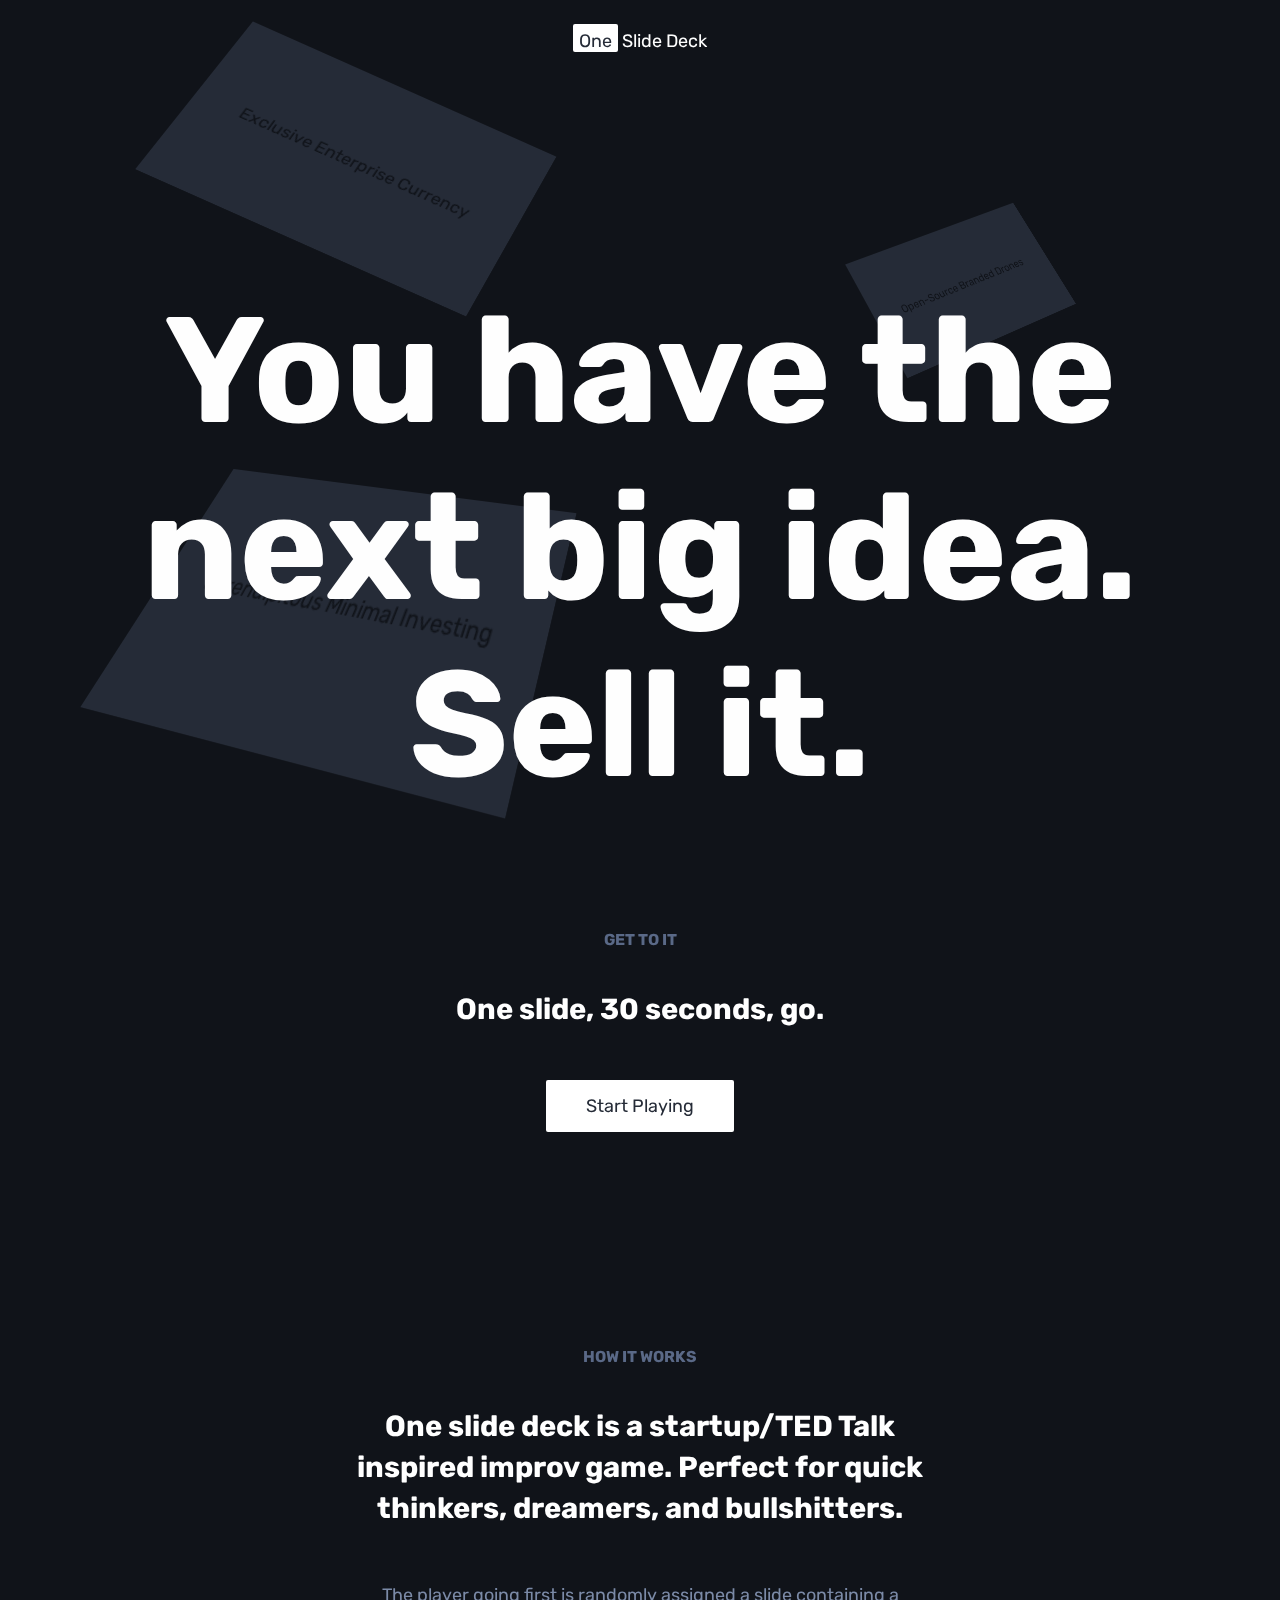
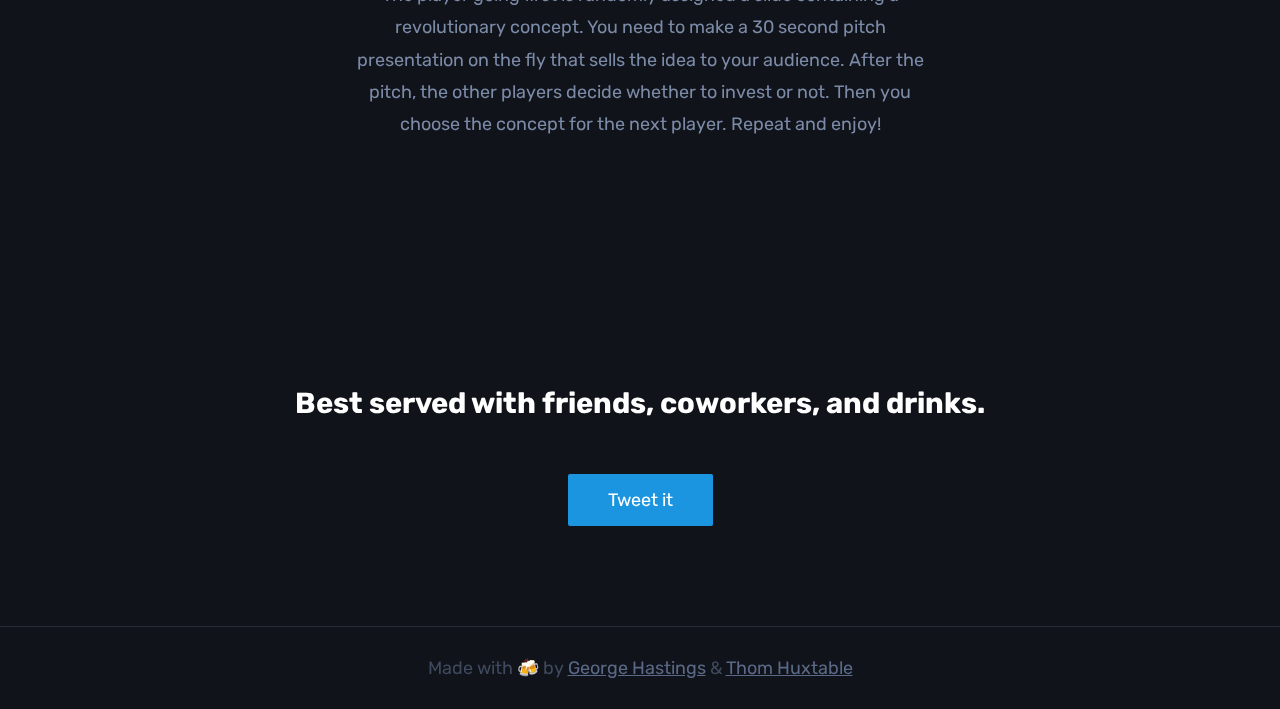
<file: index.html>
<!DOCTYPE html>
<html lang="en">
	<head>
		<meta charset="utf-8">
		<title>One Slide Deck</title>
		<link href="https://fonts.googleapis.com/css?family=Rubik" rel="stylesheet">
		<link rel="stylesheet" href="css/main.css" media="screen">
		<meta name="viewport" content="width=device-width, initial-scale=1, user-scalable=no">
		<meta name="apple-mobile-web-app-capable" content="yes" />
	</head>
	<body>
		<div id="wrapper">
			<div class="header">
				<div class="logo"><span>One</span> Slide Deck</div>
			</div>
			<section class="intro">
				<h1>You have the next big idea. Sell it.</h1>
				<h3>Get to it</h3>
				<h2>One slide, 30 seconds, go.</h2>
				<a href="play.html" class="btn btn-white">Start Playing</a>
			</section>
			<section class="about">
				<h3>How it works</h3>
					<h2>One slide deck is a startup/TED Talk inspired improv game. Perfect for quick thinkers, dreamers, and bullshitters.</h2>
					<p>The player going first is randomly assigned a slide containing a revolutionary concept. You need to make a 30 second pitch presentation on the fly that sells the idea to your audience. After the pitch, the other players decide whether to invest or not. Then you choose the concept for the next player. Repeat and enjoy!</p>
			</section>
			<section class="share">
				<h2>Best served with friends, coworkers, and drinks.</h2>
				<a href="https://twitter.com/intent/tweet?text=http://www.oneslidedeck.com" class="btn btn-blue">Tweet it</a>
			</section>
			<section class="footer">Made with 🍻 by <a href="http://www.georgehastings.com">George Hastings</a> & <a href="http://www.thomhuxtable.com">Thom Huxtable</a></section>
		</div>
		<div class="cards">
			<div id="layer1"><span>Exclusive Enterprise Currency</span></div>
			<div id="layer2"><span>Open-Source Branded Drones</span></div>
			<div id="layer3"><span>Serendipitous Minimal Investing</span></div>
		</div>
		<script type="text/javascript" src="js/min/magnetic-min.js"></script>
		<script type="text/javascript">
			Magnetic.init(
				{id: 'layer1', speed: 2.5},
				{id: 'layer2', speed: 1.5},
				{id: 'layer3', speed: 4.5}
				);
		</script>
	</body>
</html>
</file>
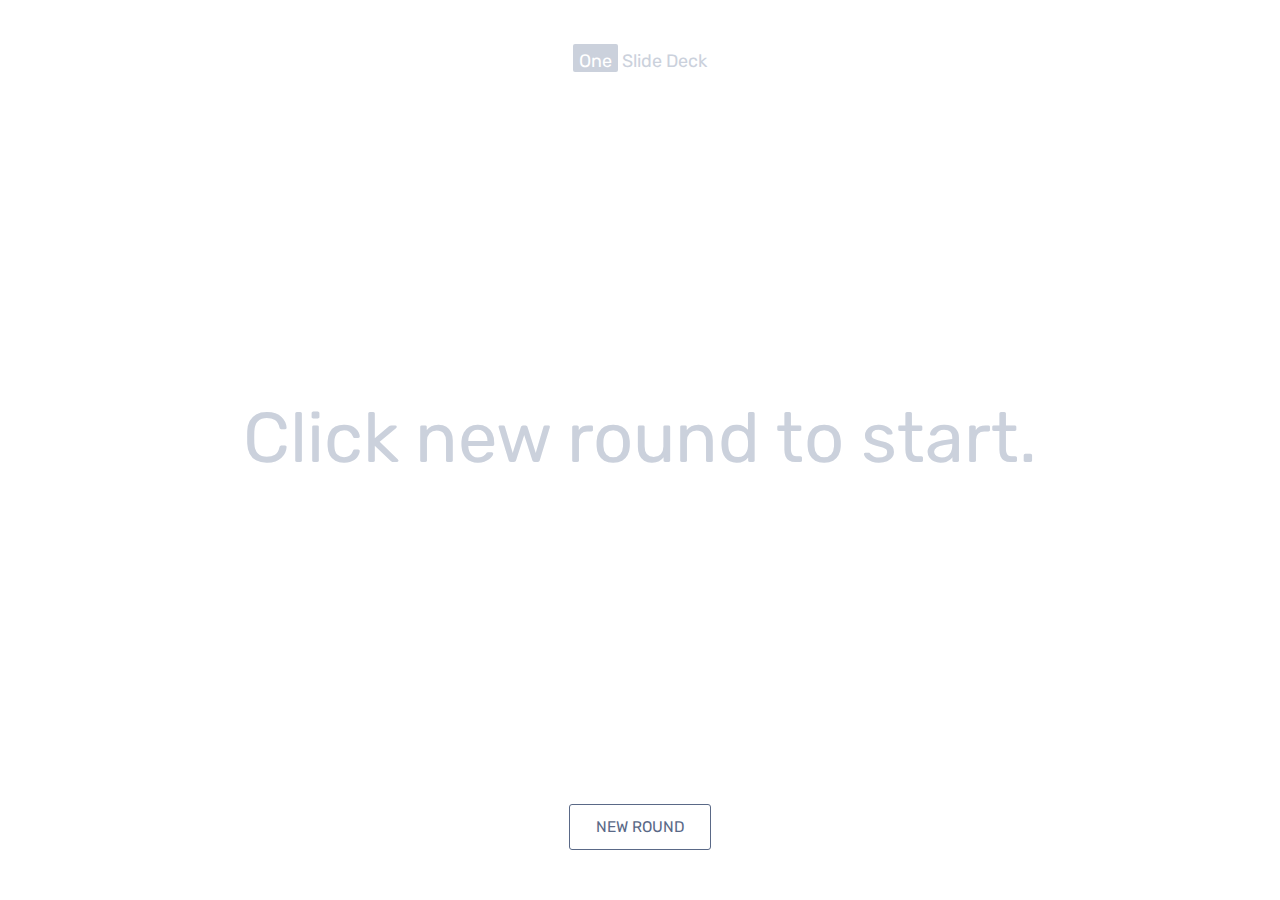
<file: play.html>
<!DOCTYPE html>
<html lang="en" style="overflow: hidden; height:100%;">
	<head>
		<meta charset="utf-8">
		<title>One Slide Deck</title>
		<link href="https://fonts.googleapis.com/css?family=Rubik" rel="stylesheet">
		<link rel="stylesheet" href="css/main.css" media="screen">
		<meta name="viewport" content="width=device-width, initial-scale=1, user-scalable=no">
		<meta name="apple-mobile-web-app-capable" content="yes" />
	</head>
	<body style="overflow: hidden; height:100%;">
		<div id="wrapper" class="round-card lights-on">
			<div class="logo"><a href="index.html"><span>One</span> Slide Deck</a></div>
			<div class="concept" osd-output>Click new round to start.</div>
			<div osd-trigger class="button">New Round</div>
		</div>
		<div class="circle-graph" id="circle">
			<svg viewBox="77 24.7 146 150.7"><path id="motionPath" fill="none" stroke-width="1" stroke="#3F4A5F" stroke-miterlimit="20" stroke-offset="20" d="
        M 150, 100
        m -75, 0
        a 75,75 0 1,0 150,0
        a 75,75 0 1,0 -150,0
        "/></svg>
		</div>
		<div class="rotate-block">
			<div class="rotate-phone"></div>
		</div>
		<script type="text/javascript" src="js/app.js"></script>
	</body>
</html>
</file>
<file: css/main.css>
* {
  box-sizing: border-box; }

html,
body {
  margin: 0;
  width: 100%;
  background-color: #101319;
  -webkit-font-smoothing: antialiased; }

body {
  font: 18px 'Rubik', sans-serif;
  color: #fefefe;
  text-align: center; }
  @media screen and (max-width: 500px) {
    body {
      font-size: 16px;
      padding: 0 20px; } }

#wrapper {
  position: absolute;
  margin: 0 auto;
  left: 0;
  right: 0;
  z-index: 1;
  background-size: cover; }

section {
  display: block;
  padding: 100px 0; }
  @media screen and (max-width: 500px) {
    section {
      padding: 50px 20px; } }

.header {
  padding: 30px 50px; }

.logo span {
  background-color: #fff;
  color: #252B37;
  padding: 6px 6px 0 6px;
  border-radius: 2px; }

.intro {
  max-width: 1024px;
  margin: 0 auto;
  text-align: center; }

h1 {
  display: block;
  font-size: 8.33em; }

h2 {
  font-size: 1.618em;
  margin-bottom: 50px;
  color: #fff;
  line-height: 140%; }
  @media screen and (max-width: 500px) {
    h2 {
      font-size: 1.32em;
      padding: 0 20px; } }

h3 {
  display: inline-block;
  font-size: 0.88em;
  text-transform: uppercase;
  color: #5A6987; }

p {
  color: #7B8AA7;
  line-height: 180%; }
  p.sub-heading {
    color: #fff;
    font-size: 24px; }

.action {
  text-align: center; }

.about {
  max-width: 600px;
  margin: 0 auto; }

.share {
  text-align: center; }

.footer {
  padding: 30px 0;
  text-align: center;
  background-color: #101319;
  border-top: 1px solid #252B37;
  color: #3F4A5F; }
  .footer a {
    color: #5A6987; }

.btn {
  display: inline-block;
  padding: 15px 40px;
  color: #252B37;
  background-color: #fff;
  border-radius: 2px;
  text-decoration: none;
  transition: box-shadow 0.3s cubic-bezier(0.52, 0.01, 0.16, 1); }
  .btn.btn-white {
    background-color: #fff;
    color: #252B37; }
    .btn.btn-white:hover {
      box-shadow: 0 20px 50px -10px rgba(255, 255, 255, 0.33); }
  .btn.btn-blue {
    background-color: #1b95e0;
    color: #fff; }
    .btn.btn-blue:hover {
      box-shadow: 0 20px 50px -10px rgba(27, 149, 224, 0.5); }

.cards {
  position: fixed;
  width: 100%;
  height: 100%;
  top: 0;
  left: 0;
  z-index: 0;
  -webkit-perspective: 400; }
  .cards div {
    width: 350px;
    height: 200px;
    margin: 0 auto;
    transform-style: preserve-3d; }
    .cards div:nth-child(1) span {
      transform: rotateZ(24deg) rotateX(10deg) translate3d(-45%, 60%, 0) scale(0.9); }
    .cards div:nth-child(2) span {
      transform: rotateZ(-24deg) rotateX(7deg) rotateY(10deg) translate3d(100%, 100%, 0) scale(0.7); }
    .cards div:nth-child(3) span {
      transform: rotateZ(10deg) rotateX(25deg) rotateY(-10deg) translate3d(-60%, 50%, 0); }
  .cards span {
    display: inline-block;
    width: inherit;
    height: inherit;
    text-align: center;
    line-height: 200px;
    color: #101319;
    background-color: #252B37;
    transform-origin: 0 0; }

.round-card {
  position: relative;
  z-index: 1;
  display: flex;
  flex-flow: column;
  justify-content: space-between;
  align-items: center;
  height: 100%;
  padding: 50px 0; }
  .round-card .logo {
    opacity: 0; }

.lights-on {
  background-color: #fff; }
  .lights-on .concept {
    color: #CBD1DC; }
  .lights-on .button {
    border: 1px solid #5A6987; }
  .lights-on .logo {
    opacity: 1;
    transition: opacity 0.3s ease;
    color: #CBD1DC; }
    .lights-on .logo a {
      text-decoration: none;
      color: inherit; }
    .lights-on .logo span {
      background-color: #CBD1DC;
      color: #fff; }
  .lights-on .button:hover {
    color: #000; }

.concept {
  margin: 0;
  font-size: 5.5vw;
  padding: 0 1vw;
  font-weight: normal;
  line-height: 140%;
  text-align: center; }
  .concept span {
    display: inline;
    opacity: 0;
    animation: animate 0.3s cubic-bezier(0.52, 0.01, 0.16, 1);
    animation-fill-mode: forwards; }
    .concept span:nth-child(1) {
      animation-delay: 0.02s; }
    .concept span:nth-child(2) {
      animation-delay: 0.04s; }
    .concept span:nth-child(3) {
      animation-delay: 0.06s; }
    .concept span:nth-child(4) {
      animation-delay: 0.08s; }
    .concept span:nth-child(5) {
      animation-delay: 0.1s; }
    .concept span:nth-child(6) {
      animation-delay: 0.12s; }
    .concept span:nth-child(7) {
      animation-delay: 0.14s; }
    .concept span:nth-child(8) {
      animation-delay: 0.16s; }
    .concept span:nth-child(9) {
      animation-delay: 0.18s; }
    .concept span:nth-child(10) {
      animation-delay: 0.2s; }
    .concept span:nth-child(11) {
      animation-delay: 0.22s; }
    .concept span:nth-child(12) {
      animation-delay: 0.24s; }
    .concept span:nth-child(13) {
      animation-delay: 0.26s; }
    .concept span:nth-child(14) {
      animation-delay: 0.28s; }
    .concept span:nth-child(15) {
      animation-delay: 0.3s; }
    .concept span:nth-child(16) {
      animation-delay: 0.32s; }
    .concept span:nth-child(17) {
      animation-delay: 0.34s; }
    .concept span:nth-child(18) {
      animation-delay: 0.36s; }
    .concept span:nth-child(19) {
      animation-delay: 0.38s; }
    .concept span:nth-child(20) {
      animation-delay: 0.4s; }
    .concept span:nth-child(21) {
      animation-delay: 0.42s; }
    .concept span:nth-child(22) {
      animation-delay: 0.44s; }
    .concept span:nth-child(23) {
      animation-delay: 0.46s; }
    .concept span:nth-child(24) {
      animation-delay: 0.48s; }
    .concept span:nth-child(25) {
      animation-delay: 0.5s; }
    .concept span:nth-child(26) {
      animation-delay: 0.52s; }
    .concept span:nth-child(27) {
      animation-delay: 0.54s; }
    .concept span:nth-child(28) {
      animation-delay: 0.56s; }
    .concept span:nth-child(29) {
      animation-delay: 0.58s; }
    .concept span:nth-child(30) {
      animation-delay: 0.6s; }
    .concept span:nth-child(31) {
      animation-delay: 0.62s; }
    .concept span:nth-child(32) {
      animation-delay: 0.64s; }
    .concept span:nth-child(33) {
      animation-delay: 0.66s; }
    .concept span:nth-child(34) {
      animation-delay: 0.68s; }
    .concept span:nth-child(35) {
      animation-delay: 0.7s; }
    .concept span:nth-child(36) {
      animation-delay: 0.72s; }
    .concept span:nth-child(37) {
      animation-delay: 0.74s; }
    .concept span:nth-child(38) {
      animation-delay: 0.76s; }
    .concept span:nth-child(39) {
      animation-delay: 0.78s; }
    .concept span:nth-child(40) {
      animation-delay: 0.8s; }
    .concept span:nth-child(41) {
      animation-delay: 0.82s; }
    .concept span:nth-child(42) {
      animation-delay: 0.84s; }
    .concept span:nth-child(43) {
      animation-delay: 0.86s; }
    .concept span:nth-child(44) {
      animation-delay: 0.88s; }
    .concept span:nth-child(45) {
      animation-delay: 0.9s; }
    .concept span:nth-child(46) {
      animation-delay: 0.92s; }
    .concept span:nth-child(47) {
      animation-delay: 0.94s; }
    .concept span:nth-child(48) {
      animation-delay: 0.96s; }
    .concept span:nth-child(49) {
      animation-delay: 0.98s; }
    .concept span:nth-child(50) {
      animation-delay: 1s; }

@keyframes animate {
  0% {
    opacity: 0;
    transform: scaleX(0); }
  100% {
    opacity: 1;
    transform: scaleX(1); } }

.timer {
  text-align: center;
  color: #5A6987;
  font-weight: normal;
  transform: translateY(-50%); }

.button {
  display: table;
  padding: 1vw 2vw;
  text-align: center;
  color: #5A6987;
  cursor: pointer;
  border-radius: 3px;
  text-transform: uppercase; }
  .button:hover {
    color: #fff; }

.button {
  font-size: 1.2vw; }

.circle-graph {
  position: absolute;
  margin: 0 auto;
  top: 50%;
  left: 0;
  right: 0;
  z-index: 0;
  width: 75vh;
  height: 75vh;
  border-radius: 50%;
  transform: translateY(-50%) rotateZ(90deg) rotateX(180deg); }
  .circle-graph.counting path {
    animation: countdown 30s linear infinite; }
  .circle-graph svg {
    width: 100%;
    height: 100%; }
  .circle-graph path {
    padding-bottom: 100%;
    stroke-dasharray: 472; }

@keyframes countdown {
  0% {
    stroke-dashoffset: 472; }
  65% {
    stroke: #3F4A5F; }
  66.33% {
    stroke: #F11E54; }
  100% {
    stroke-dashoffset: 0;
    stroke: #F11E54; } }

.round-card,
h1, h3,
.timer,
.button {
  transition: background-color 0.3s cubic-bezier(0.52, 0.01, 0.16, 1); }

.rotate-block {
  display: none;
  position: absolute;
  z-index: 99;
  top: 0;
  left: 0;
  width: 100vw;
  height: 100vh;
  background-color: #fff; }
  @media screen and (max-width: 500px) {
    .rotate-block {
      display: flex;
      align-items: center;
      justify-content: center; } }

.rotate-phone {
  width: 45px;
  height: 85px;
  border-top: 6px solid #3F4A5F;
  border-bottom: 6px solid #3F4A5F;
  border-left: 2px solid #3F4A5F;
  border-right: 2px solid #3F4A5F;
  border-radius: 3px;
  animation: rotate 2s cubic-bezier(0.52, 0.01, 0.16, 1) infinite; }

@keyframes rotate {
  0% {
    transform: rotateZ(0deg) translate3d(0, 0, 1px); }
  50% {
    transform: rotateZ(90deg) translate3d(0, 0, 1px); }
  100% {
    transform: rotateZ(90deg) translate3d(0, 0, 1px); } }
</file>
